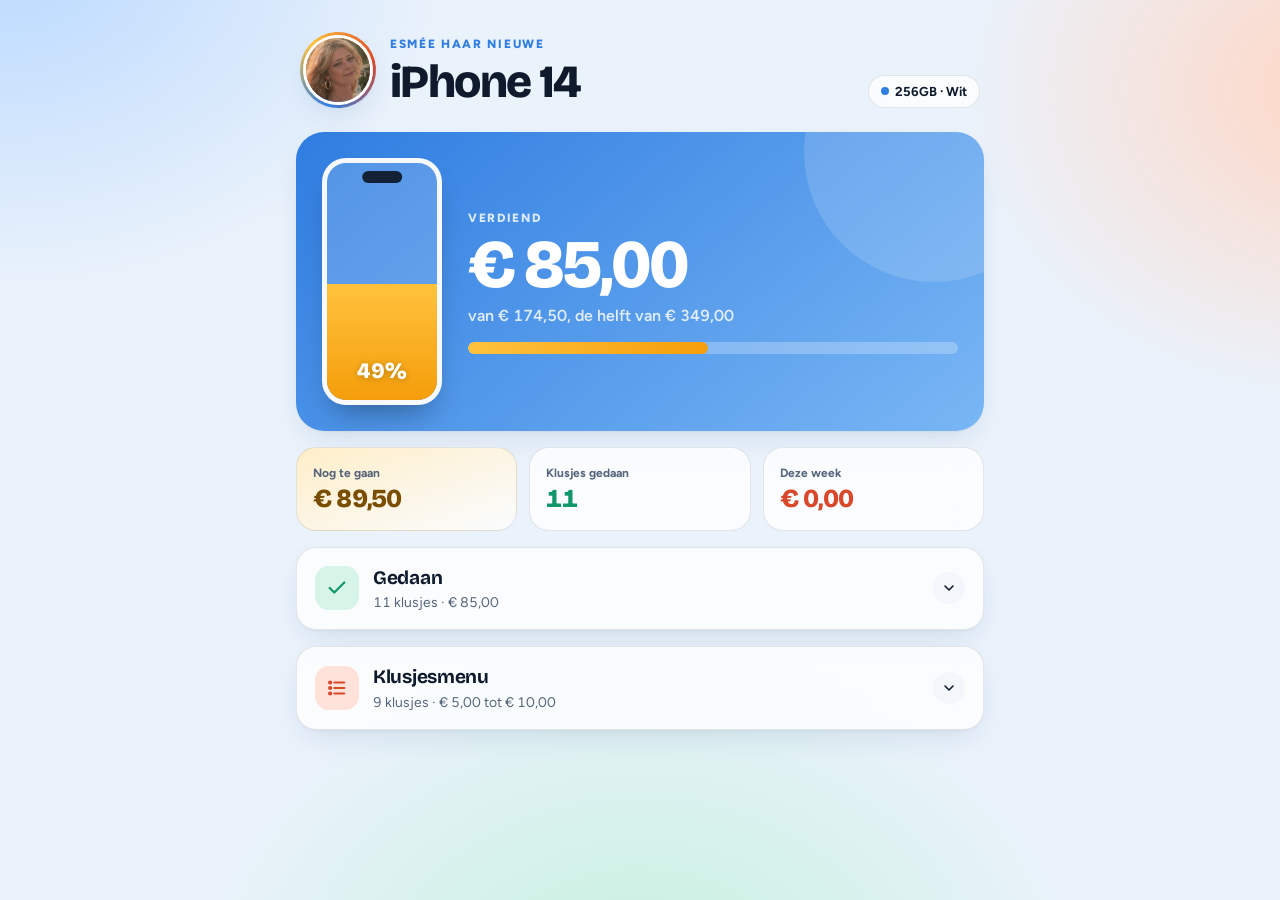
<file: index.html>
<!doctype html>
<html lang="nl">
<head>
<meta charset="utf-8">
<meta name="viewport" content="width=device-width, initial-scale=1, viewport-fit=cover">
<title>iPhone-spaarpot</title>
<meta name="robots" content="noindex">
<link rel="preconnect" href="https://fonts.googleapis.com">
<link rel="preconnect" href="https://fonts.gstatic.com" crossorigin>
<link rel="stylesheet" href="https://fonts.googleapis.com/css2?family=Bricolage+Grotesque:opsz,wght@12..96,600;12..96,700;12..96,800&family=Figtree:wght@400;600;700;800&display=swap">
<link rel="stylesheet" href="style.css">
</head>
<body>
<main class="wrap" id="app">
  <p class="empty">Spaarpot laden…</p>
</main>
<script src="common.js"></script>
<script>
(function () {
  var S = Spaarpot, app = document.getElementById('app');

  function weekTotal(state) {
    var now = new Date(), day = (now.getDay() + 6) % 7;
    var start = new Date(now.getFullYear(), now.getMonth(), now.getDate() - day);
    var iso = start.getFullYear() + '-' + String(start.getMonth() + 1).padStart(2, '0') + '-' + String(start.getDate()).padStart(2, '0');
    return state.entries.filter(function (e) { return e.date >= iso; }).reduce(function (s, e) { return s + e.cents; }, 0);
  }

  function render(state) {
    var t = S.total(state), goal = state.goal.target, left = Math.max(0, goal - t);
    var pct = Math.min(100, Math.round((t / goal) * 100));
    var done = S.sorted(state);
    var min = Math.min.apply(null, state.chores.map(function (c) { return c.cents; }));
    var max = Math.max.apply(null, state.chores.map(function (c) { return c.cents; }));
    var h = '';

    h += '<header class="top"><div class="who"><span class="avatar"><img src="esmee.png" alt="Esmée" width="76" height="76"></span>' +
      '<div><p class="eyebrow">Esmée haar nieuwe</p><h1>' + S.esc(state.goal.name) + '</h1></div></div>' +
      '<span class="chip"><span class="dot"></span>' + S.esc(state.goal.spec) + '</span></header>';

    h += '<section class="hero" aria-label="Voortgang">' +
      '<div class="phone" style="--fill:0%" aria-hidden="true"><div class="phone-fill"></div><div class="island"></div><span class="phone-pct num">' + pct + '%</span></div>' +
      '<div class="tally"><p class="label">Verdiend</p><p class="big num">' + S.euro(t) + '</p>' +
      '<p class="of num">van ' + S.euro(goal) + ', de helft van ' + S.euro(state.goal.price) + '</p>' +
      '<div class="bar" role="progressbar" aria-label="Voortgang naar je doel" aria-valuemin="0" aria-valuemax="100" aria-valuenow="' + pct + '"><span style="width:0%"></span></div>' +
      (left > 0 ? '' : '<p class="reached">Doel gehaald! De helft van je iPhone is binnen.</p>') +
      '</div></section>';

    h += '<section class="tiles">' +
      '<div class="tile sun"><span class="k">Nog te gaan</span><span class="v num">' + S.euro(left) + '</span></div>' +
      '<div class="tile mint"><span class="k">Klusjes gedaan</span><span class="v num">' + done.length + '</span></div>' +
      '<div class="tile coral"><span class="k">Deze week</span><span class="v num">' + S.euro(weekTotal(state)) + '</span></div>' +
      '</section>';

    h += '<details class="panel"><summary>' +
      '<span class="badge mint">' + S.icons.check + '</span>' +
      '<span class="s-text"><h2>Gedaan</h2><span class="num">' + (done.length ? done.length + (done.length === 1 ? ' klusje' : ' klusjes') + ' · ' + S.euro(t) : 'Nog niks, tijd om te beginnen') + '</span></span>' +
      '<span class="chev">' + S.icons.chev + '</span></summary><div class="panel-body">';
    h += done.length
      ? '<ol class="rows">' + done.map(function (e) {
          return '<li><span class="what">' + S.esc(e.name) + '</span><span class="pill mint">+' + S.euro(e.cents) + '</span><span class="sub">' + S.esc(S.dayLabel(e.date)) + '</span></li>';
        }).join('') + '</ol>'
      : '<p class="empty">Nog niks verdiend. Open het klusjesmenu en kies er een uit.</p>';
    h += '</div></details>';

    h += '<details class="panel"><summary>' +
      '<span class="badge coral">' + S.icons.list + '</span>' +
      '<span class="s-text"><h2>Klusjesmenu</h2><span class="num">' + (!state.chores.length ? 'Nog leeg' :
        state.chores.length === 1 ? '1 klusje · ' + S.euro(min) :
        state.chores.length + ' klusjes · ' + (min === max ? S.euro(min) : S.euro(min) + ' tot ' + S.euro(max))) + '</span></span>' +
      '<span class="chev">' + S.icons.chev + '</span></summary><div class="panel-body"><ul class="rows">' +
      state.chores.map(function (c) {
        var times = left > 0 ? Math.ceil(left / c.cents) : 0;
        return '<li><span class="what">' + S.esc(c.name) + '</span><span class="pill coral">' + S.euro(c.cents) + '</span>' +
          '<span class="sub num">' + (times ? 'Alleen dit klusje? Dan nog ' + times + '× tot je doel' : 'Doel al gehaald') + '</span></li>';
      }).join('') + '</ul></div></details>';

    app.innerHTML = h;
    // vullen met een kleine animatie
    requestAnimationFrame(function () {
      requestAnimationFrame(function () {
        app.querySelector('.phone').style.setProperty('--fill', pct + '%');
        app.querySelector('.bar span').style.width = pct + '%';
      });
    });
  }

  fetch('data.json?t=' + Date.now(), { cache: 'no-store' })
    .then(function (r) { if (!r.ok) throw new Error(r.status); return r.json(); })
    .then(render)
    .catch(function () {
      app.innerHTML = '<p class="empty">De spaarpot kon niet geladen worden. Ververs de pagina over een paar tellen.</p>';
    });
})();
</script>
</body>
</html>
</file>
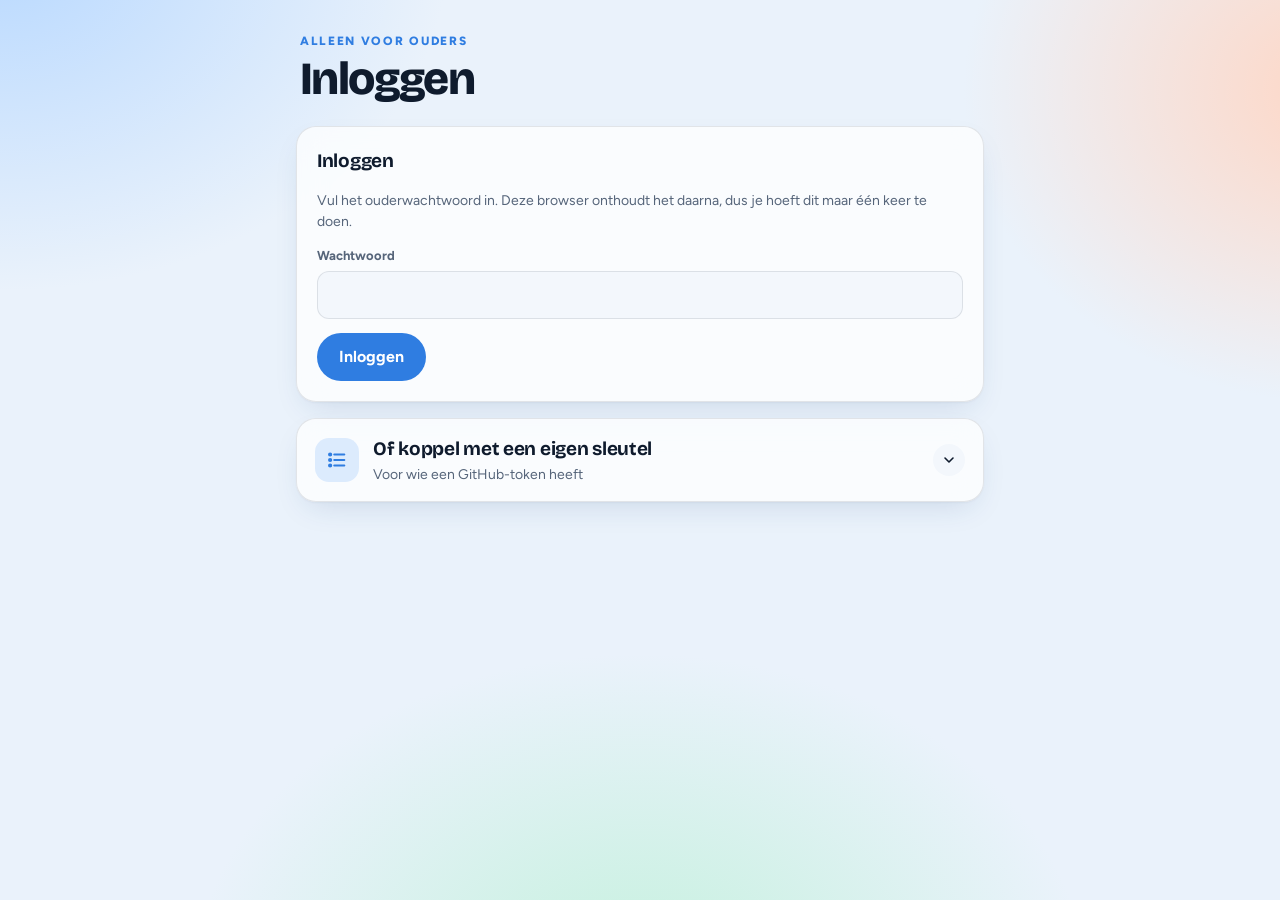
<file: invoer.html>
<!doctype html>
<html lang="nl">
<head>
<meta charset="utf-8">
<meta name="viewport" content="width=device-width, initial-scale=1, viewport-fit=cover">
<title>Spaarpot invoeren</title>
<meta name="robots" content="noindex">
<link rel="preconnect" href="https://fonts.googleapis.com">
<link rel="preconnect" href="https://fonts.gstatic.com" crossorigin>
<link rel="stylesheet" href="https://fonts.googleapis.com/css2?family=Bricolage+Grotesque:opsz,wght@12..96,600;12..96,700;12..96,800&family=Figtree:wght@400;600;700;800&display=swap">
<link rel="stylesheet" href="style.css">
</head>
<body>
<main class="wrap" id="app">
  <p class="empty">Laden…</p>
</main>
<script src="common.js"></script>
<script>
(function () {
  var S = Spaarpot, app = document.getElementById('app');
  var KEY = 'spaarpot-github';
  var DATA_PATH = 'data.json';

  // Repo-gegevens: afgeleid van het github.io-adres, of handmatig ingevuld bij het koppelen.
  function guessRepo() {
    var host = location.hostname, m = host.match(/^([^.]+)\.github\.io$/i);
    if (!m) return { owner: '', repo: '' };
    var first = location.pathname.split('/')[1] || '';
    return { owner: m[1], repo: first && !/\.html?$/.test(first) ? first : host };
  }
  function loadCfg() {
    try { var c = JSON.parse(localStorage.getItem(KEY) || 'null'); if (c && c.token) return c; } catch (e) {}
    return null;
  }
  function saveCfg(c) { try { localStorage.setItem(KEY, JSON.stringify(c)); return true; } catch (e) { return false; } }
  function clearCfg() { try { localStorage.removeItem(KEY); } catch (e) {} }

  var cfg = loadCfg(), state = null, sha = null, busy = false, flash = null;
  var editingId = null, listOpen = false, choreEdit = null, menuOpen = false;
  var accessSha, accessOpen = false; // accessSha: undefined = onbekend, null = geen wachtwoord, anders sha van toegang.json

  function today() {
    var d = new Date();
    return d.getFullYear() + '-' + String(d.getMonth() + 1).padStart(2, '0') + '-' + String(d.getDate()).padStart(2, '0');
  }
  function parseEuro(v) {
    var n = parseFloat(String(v).replace(/\s|€/g, '').replace(',', '.'));
    return isFinite(n) ? Math.round(n * 100) : NaN;
  }
  function centsInput(c) { return (c / 100).toFixed(2).replace('.', ','); }
  function b64decode(b64) {
    var bin = atob(b64.replace(/\s/g, ''));
    return new TextDecoder().decode(Uint8Array.from(bin, function (ch) { return ch.charCodeAt(0); }));
  }
  function b64encode(str) {
    var bytes = new TextEncoder().encode(str), bin = '';
    bytes.forEach(function (b) { bin += String.fromCharCode(b); });
    return btoa(bin);
  }

  /* ---------- GitHub ---------- */
  function api(method, body, path) {
    var url = 'https://api.github.com/repos/' + encodeURIComponent(cfg.owner) + '/' + encodeURIComponent(cfg.repo) +
      '/contents/' + (path || DATA_PATH) + (method === 'GET' ? '?ref=' + encodeURIComponent(cfg.branch) + '&t=' + Date.now() : '');
    return fetch(url, {
      method: method,
      cache: 'no-store',
      headers: { 'Authorization': 'Bearer ' + cfg.token, 'Accept': 'application/vnd.github+json', 'X-GitHub-Api-Version': '2022-11-28' },
      body: body ? JSON.stringify(body) : undefined
    }).then(function (r) {
      return r.json().catch(function () { return {}; }).then(function (j) {
        if (!r.ok) { var e = new Error(j.message || r.status); e.status = r.status; throw e; }
        return j;
      });
    });
  }
  function explain(e) {
    if (e.status === 401) return 'GitHub accepteert de sleutel niet (verlopen of ingetrokken). Ontkoppel en koppel opnieuw met een nieuwe sleutel.';
    if (e.status === 403) return 'De sleutel mag niet schrijven in deze repo. Geef hem “Contents: Read and write” op deze repo.';
    if (e.status === 404) return 'Repo of data.json niet gevonden. Klopt de naam van de repo, en heeft de sleutel toegang tot deze repo?';
    if (e.status === 409 || e.status === 422) return 'Iemand anders heeft net iets opgeslagen. De nieuwste stand is geladen; probeer het nog een keer.';
    return 'Opslaan of laden is niet gelukt (' + (e.message || 'onbekende fout') + '). Controleer je internet en probeer het opnieuw.';
  }
  function load() {
    return api('GET').then(function (j) { sha = j.sha; state = JSON.parse(b64decode(j.content)); });
  }
  function commit(next, message, okMsg, errEl, btn) {
    busy = true;
    if (btn) { btn.disabled = true; btn.dataset.label = btn.textContent; btn.textContent = 'Opslaan…'; }
    api('PUT', { message: message, content: b64encode(JSON.stringify(next, null, 2) + '\n'), sha: sha, branch: cfg.branch })
      .then(function (j) {
        sha = j.content.sha; state = next; busy = false; editingId = null; choreEdit = null;
        flash = { kind: 'ok', text: okMsg + ' Over ongeveer een minuut staat het ook op de spaarpot.' };
        render();
      }, function (e) {
        busy = false;
        if (btn) { btn.disabled = false; btn.textContent = btn.dataset.label; }
        var text = explain(e);
        if (e.status === 409 || e.status === 422) { load().then(function () { flash = { kind: 'err', text: text }; render(); }); return; }
        if (errEl) { errEl.textContent = text; errEl.hidden = false; } else { flash = { kind: 'err', text: text }; render(); }
      });
  }

  /* ---------- wachtwoord-toegang ----------
     De sleutel wordt in de browser versleuteld met een wachtwoord (PBKDF2 + AES-GCM)
     en als toegang.json in de repo gezet. Alleen wie het wachtwoord kent, kan hem ontsleutelen. */
  var ACCESS_PATH = 'toegang.json', ITER = 600000;
  var accessFile = null; // de publieke toegang.json, als die bestaat

  function bytesToB64(bytes) { var s = ''; bytes.forEach(function (b) { s += String.fromCharCode(b); }); return btoa(s); }
  function b64ToBytes(b64) { return Uint8Array.from(atob(b64), function (ch) { return ch.charCodeAt(0); }); }
  function deriveKey(password, salt, iter) {
    return crypto.subtle.importKey('raw', new TextEncoder().encode(password), 'PBKDF2', false, ['deriveKey']).then(function (base) {
      return crypto.subtle.deriveKey({ name: 'PBKDF2', salt: salt, iterations: iter, hash: 'SHA-256' }, base,
        { name: 'AES-GCM', length: 256 }, false, ['encrypt', 'decrypt']);
    });
  }
  function sealAccess(password, secret) {
    var salt = crypto.getRandomValues(new Uint8Array(16)), iv = crypto.getRandomValues(new Uint8Array(12));
    return deriveKey(password, salt, ITER).then(function (key) {
      return crypto.subtle.encrypt({ name: 'AES-GCM', iv: iv }, key, new TextEncoder().encode(JSON.stringify(secret)));
    }).then(function (ct) {
      return { v: 1, kdf: 'PBKDF2-SHA256', iter: ITER, salt: bytesToB64(salt), iv: bytesToB64(iv), data: bytesToB64(new Uint8Array(ct)) };
    });
  }
  function openAccess(password, f) {
    return deriveKey(password, b64ToBytes(f.salt), f.iter).then(function (key) {
      return crypto.subtle.decrypt({ name: 'AES-GCM', iv: b64ToBytes(f.iv) }, key, b64ToBytes(f.data));
    }).then(function (pt) { return JSON.parse(new TextDecoder().decode(pt)); });
  }
  function fetchAccessFile() {
    return fetch(ACCESS_PATH + '?t=' + Date.now(), { cache: 'no-store' })
      .then(function (r) { return r.ok ? r.json() : null; })
      .then(function (j) { accessFile = j && j.data ? j : null; return accessFile; }, function () { accessFile = null; return null; });
  }

  /* ---------- schermen ---------- */
  function header(title, sub) {
    return '<header class="top"><div><p class="eyebrow">Alleen voor ouders</p><h1>' + title + '</h1></div>' +
      (sub ? '<span class="chip num"><span class="dot"></span>' + sub + '</span>' : '') + '</header>';
  }

  function connectView(errText) {
    var g = guessRepo(), c = cfg || {};
    var pw = accessFile
      ? '<form class="card" id="p-form" novalidate>' +
          '<h2>Inloggen</h2>' +
          '<p class="help">Vul het ouderwachtwoord in. Deze browser onthoudt het daarna, dus je hoeft dit maar één keer te doen.</p>' +
          '<div class="field"><label for="p-pass">Wachtwoord</label><input id="p-pass" type="password" autocomplete="current-password"></div>' +
          '<div class="actions"><button class="btn" type="submit" id="p-submit">Inloggen</button></div>' +
          '<p class="msg err" id="p-err"' + (errText ? '' : ' hidden') + '>' + S.esc(errText || '') + '</p>' +
        '</form>'
      : '';
    app.innerHTML = header(accessFile ? 'Inloggen' : 'Koppelen', '') + pw +
      (accessFile ? '<details class="panel"><summary><span class="badge blue">' + S.icons.list + '</span>' +
        '<span class="s-text"><h2>Of koppel met een eigen sleutel</h2><span>Voor wie een GitHub-token heeft</span></span>' +
        '<span class="chev">' + S.icons.chev + '</span></summary><div class="panel-body">' : '') +
      '<form class="card" id="c-form" novalidate' + (accessFile ? ' style="box-shadow:none"' : '') + '>' +
        '<h2>Koppel deze browser aan GitHub</h2>' +
        '<p class="help">Opslaan gebeurt rechtstreeks in de repo op GitHub. Daarvoor is een sleutel nodig die alleen in déze browser bewaard wordt. Wie de sleutel niet heeft, kan niets wijzigen.</p>' +
        '<ol class="help" style="margin:0;padding-left:20px">' +
          '<li>Open <a href="https://github.com/settings/personal-access-tokens/new" target="_blank" rel="noopener">GitHub → nieuwe fine-grained token</a>.</li>' +
          '<li>Kies bij <em>Repository access</em> alleen de repo van de spaarpot.</li>' +
          '<li>Zet bij <em>Permissions → Contents</em> “Read and write”.</li>' +
          '<li>Maak de token aan en plak hem hieronder.</li>' +
        '</ol>' +
        '<div class="grid2">' +
          '<div class="field"><label for="c-owner">GitHub-account</label><input id="c-owner" autocomplete="off" value="' + S.esc(c.owner || g.owner) + '"></div>' +
          '<div class="field"><label for="c-repo">Repo</label><input id="c-repo" autocomplete="off" value="' + S.esc(c.repo || g.repo) + '"></div>' +
        '</div>' +
        '<div class="field"><label for="c-token">Sleutel (token)</label><input id="c-token" type="password" autocomplete="off" placeholder="github_pat_…"></div>' +
        '<div class="actions"><button class="btn" type="submit" id="c-submit">Koppelen</button></div>' +
        '<p class="msg err" id="c-err"' + (errText && !accessFile ? '' : ' hidden') + '>' + S.esc(errText || '') + '</p>' +
      '</form>' + (accessFile ? '</div></details>' : '');

    var pForm = document.getElementById('p-form');
    if (pForm) pForm.addEventListener('submit', function (ev) {
      ev.preventDefault();
      var err = document.getElementById('p-err'), btn = document.getElementById('p-submit');
      var pass = document.getElementById('p-pass').value;
      if (!pass) { err.textContent = 'Vul het wachtwoord in.'; err.hidden = false; return; }
      btn.disabled = true; btn.textContent = 'Controleren…'; err.hidden = true;
      openAccess(pass, accessFile).then(function (secret) {
        cfg = { owner: secret.owner, repo: secret.repo, token: secret.token, branch: secret.branch || 'main' };
        return load().then(function () {
          if (!saveCfg(cfg)) flash = { kind: 'info', text: 'Ingelogd, maar deze browser bewaart het niet. Na verversen moet je opnieuw inloggen.' };
          render();
        }, function (e) {
          cfg = null;
          btn.disabled = false; btn.textContent = 'Inloggen';
          err.textContent = e.status === 401 ? 'Het wachtwoord klopt, maar de sleutel erachter is verlopen. Vraag degene die het wachtwoord instelde om een nieuwe.' : explain(e);
          err.hidden = false;
        });
      }, function () {
        btn.disabled = false; btn.textContent = 'Inloggen';
        err.textContent = 'Dat wachtwoord klopt niet.'; err.hidden = false;
      });
    });

    document.getElementById('c-form').addEventListener('submit', function (ev) {
      ev.preventDefault();
      var err = document.getElementById('c-err'), btn = document.getElementById('c-submit');
      var next = {
        owner: document.getElementById('c-owner').value.trim(),
        repo: document.getElementById('c-repo').value.trim(),
        token: document.getElementById('c-token').value.trim(),
        branch: 'main'
      };
      if (!next.owner || !next.repo || !next.token) { err.textContent = 'Vul account, repo en sleutel in.'; err.hidden = false; return; }
      btn.disabled = true; btn.textContent = 'Controleren…';
      cfg = next;
      load().then(function () {
        if (!saveCfg(cfg)) flash = { kind: 'info', text: 'Gekoppeld, maar deze browser bewaart de sleutel niet. Na verversen moet je opnieuw koppelen.' };
        render();
      }, function (e) {
        cfg = null;
        btn.disabled = false; btn.textContent = 'Koppelen';
        err.textContent = explain(e); err.hidden = false;
      });
    });
  }

  function mainView() {
    var list = S.sorted(state), h = '';
    h += header('Klusje invoeren', S.euro(S.total(state)) + ' van ' + S.euro(state.goal.target));
    if (flash) { h += '<p class="msg ' + flash.kind + '" role="status">' + S.esc(flash.text) + '</p>'; flash = null; }

    h += '<form class="card" id="f-form" novalidate><h2>Nieuw klusje</h2>' +
      '<div class="grid2">' +
        '<div class="field"><label for="f-date">Datum</label><input type="date" id="f-date" value="' + today() + '"></div>' +
        '<div class="field"><label for="f-amount">Bedrag</label><div class="money"><span>€</span><input type="text" inputmode="decimal" id="f-amount" value="' + (state.chores.length ? centsInput(state.chores[0].cents) : '') + '"></div></div>' +
      '</div>' +
      '<div class="field"><label for="f-chore">Klusje</label><select id="f-chore">' +
        state.chores.map(function (c) { return '<option value="' + S.esc(c.id) + '">' + S.esc(c.name) + ' (' + S.euro(c.cents) + ')</option>'; }).join('') +
        '<option value="__anders">Iets anders…</option></select></div>' +
      '<div class="field" id="f-other-wrap" hidden><label for="f-other">Omschrijving</label><input type="text" id="f-other" maxlength="80" placeholder="Bijv. boodschappen gedaan"></div>' +
      '<p class="note" id="f-note">Standaardbedrag voor dit klusje.</p>' +
      '<div class="actions"><button class="btn" type="submit" id="f-submit">Opslaan</button></div>' +
      '<p class="msg err" id="f-err" hidden></p></form>';

    h += '<details class="panel" id="list-panel"' + (listOpen ? ' open' : '') + '><summary><span class="badge mint">' + S.icons.check + '</span>' +
      '<span class="s-text"><h2>Ingevoerd</h2><span class="num">' + list.length + (list.length === 1 ? ' klusje' : ' klusjes') + '</span></span>' +
      '<span class="chev">' + S.icons.chev + '</span></summary><div class="panel-body">' +
      (list.length ? '<ol class="rows admin">' + list.map(function (e) {
        if (e.id === editingId) {
          return '<li class="editing"><form class="edit-form" data-edit-form="' + S.esc(e.id) + '" novalidate>' +
            '<div class="field"><label for="e-name">Klusje</label><input id="e-name" maxlength="80" value="' + S.esc(e.name) + '"></div>' +
            '<div class="grid2">' +
              '<div class="field"><label for="e-date">Datum</label><input type="date" id="e-date" value="' + S.esc(e.date) + '"></div>' +
              '<div class="field"><label for="e-amount">Bedrag</label><div class="money"><span>€</span><input type="text" inputmode="decimal" id="e-amount" value="' + centsInput(e.cents) + '"></div></div>' +
            '</div>' +
            '<div class="actions"><button class="btn" type="submit" id="e-submit">Wijziging opslaan</button>' +
            '<button class="btn quiet" type="button" data-cancel>Annuleren</button>' +
            '<button class="del" type="button" data-del="' + S.esc(e.id) + '">Verwijderen</button></div>' +
            '<p class="msg err" id="e-err" hidden></p></form></li>';
        }
        return '<li><span class="what">' + S.esc(e.name) + '</span><span class="pill mint">' + S.euro(e.cents) + '</span>' +
          '<button class="del" type="button" data-edit="' + S.esc(e.id) + '">Wijzigen</button>' +
          '<span class="sub">' + S.esc(S.dayLabel(e.date)) + '</span></li>';
      }).join('') + '</ol>' : '<p class="empty">Nog niets ingevoerd.</p>') +
      '</div></details>';

    function choreForm(c) {
      var isNew = !c;
      return '<li class="editing"><form class="edit-form" data-chore-form="' + (isNew ? '__new' : S.esc(c.id)) + '" novalidate>' +
        '<div class="grid2">' +
          '<div class="field"><label for="m-name">Klusje</label><input id="m-name" maxlength="80" placeholder="Bijv. vaatwasser uitruimen" value="' + (isNew ? '' : S.esc(c.name)) + '"></div>' +
          '<div class="field"><label for="m-amount">Bedrag</label><div class="money"><span>€</span><input type="text" inputmode="decimal" id="m-amount" placeholder="2,50" value="' + (isNew ? '' : centsInput(c.cents)) + '"></div></div>' +
        '</div>' +
        '<div class="actions"><button class="btn" type="submit" id="m-submit">' + (isNew ? 'Toevoegen' : 'Wijziging opslaan') + '</button>' +
        '<button class="btn quiet" type="button" data-cancel>Annuleren</button>' +
        (isNew ? '' : '<button class="del" type="button" data-chore-del="' + S.esc(c.id) + '">Verwijderen</button>') + '</div>' +
        '<p class="msg err" id="m-err" hidden></p></form></li>';
    }
    h += '<details class="panel" id="menu-panel"' + (menuOpen ? ' open' : '') + '><summary><span class="badge coral">' + S.icons.list + '</span>' +
      '<span class="s-text"><h2>Klusjesmenu</h2><span class="num">' + state.chores.length + (state.chores.length === 1 ? ' klusje' : ' klusjes') + ' op het menu</span></span>' +
      '<span class="chev">' + S.icons.chev + '</span></summary><div class="panel-body"><ul class="rows admin">' +
      state.chores.map(function (c) {
        if (c.id === choreEdit) return choreForm(c);
        return '<li><span class="what">' + S.esc(c.name) + '</span><span class="pill coral">' + S.euro(c.cents) + '</span>' +
          '<button class="del" type="button" data-chore-edit="' + S.esc(c.id) + '">Wijzigen</button></li>';
      }).join('') +
      (choreEdit === '__new' ? choreForm(null) : '') + '</ul>' +
      (choreEdit === '__new' ? '' : '<div class="actions" style="padding:10px 4px 2px"><button class="btn quiet" type="button" data-chore-edit="__new">+ Klusje toevoegen</button></div>') +
      '</div></details>';

    h += '<details class="panel"><summary><span class="badge blue">' + S.icons.list + '</span>' +
      '<span class="s-text"><h2>Doelbedrag</h2><span class="num">' + S.euro(state.goal.target) + ' van ' + S.euro(state.goal.price) + '</span></span>' +
      '<span class="chev">' + S.icons.chev + '</span></summary><div class="panel-body">' +
      '<form class="card" id="g-form" novalidate style="box-shadow:none">' +
        '<div class="grid2"><div class="field"><label for="g-price">Prijs iPhone</label><div class="money"><span>€</span><input type="text" inputmode="decimal" id="g-price" value="' + centsInput(state.goal.price) + '"></div></div>' +
        '<div class="field"><label for="g-target">Deel dat zij verdient</label><div class="money"><span>€</span><input type="text" inputmode="decimal" id="g-target" value="' + centsInput(state.goal.target) + '"></div></div></div>' +
        '<div class="actions"><button class="btn quiet" type="submit" id="g-submit">Doel bijwerken</button></div>' +
        '<p class="msg err" id="g-err" hidden></p></form></div></details>';

    var accStatus = accessSha === undefined ? 'Controleren…' : accessSha ? 'Wachtwoord is ingesteld' : 'Nog geen wachtwoord';
    h += '<details class="panel" id="access-panel"' + (accessOpen ? ' open' : '') + '><summary><span class="badge mint">' + S.icons.check + '</span>' +
      '<span class="s-text"><h2>Toegang voor andere ouders</h2><span>' + accStatus + '</span></span>' +
      '<span class="chev">' + S.icons.chev + '</span></summary><div class="panel-body">' +
      '<form class="card" id="a-form" novalidate style="box-shadow:none">' +
        '<p class="help">Met een ouderwachtwoord kan iemand anders (bijvoorbeeld Esmée’s moeder) inloggen op deze pagina zonder eigen GitHub-sleutel.</p>' +
        '<div class="grid2">' +
          '<div class="field"><label for="a-pass">' + (accessSha ? 'Nieuw wachtwoord' : 'Wachtwoord') + '</label><input id="a-pass" type="password" autocomplete="new-password"></div>' +
          '<div class="field"><label for="a-pass2">Nog een keer</label><input id="a-pass2" type="password" autocomplete="new-password"></div>' +
        '</div>' +
        '<div class="actions"><button class="btn quiet" type="submit" id="a-submit">' + (accessSha ? 'Wachtwoord wijzigen' : 'Wachtwoord instellen') + '</button>' +
        (accessSha ? '<button class="del" type="button" id="a-revoke">Wachtwoord intrekken</button>' : '') + '</div>' +
        '<p class="msg err" id="a-err" hidden></p></form></div></details>';

    h += '<p class="foot">Gekoppeld aan ' + S.esc(cfg.owner + '/' + cfg.repo) + ' · <a href="#" id="unlink" style="color:inherit">ontkoppelen</a> · <a href="./" style="color:inherit">naar de spaarpot</a></p>';
    app.innerHTML = h;
    wire();
    if (accessSha === undefined) {
      api('GET', null, ACCESS_PATH).then(function (j) { accessSha = j.sha; }, function (e) { accessSha = e.status === 404 ? null : undefined; })
        .then(function () { if (accessSha !== undefined && cfg && state && !busy) render(); });
    }
  }

  function wire() {
    var sel = document.getElementById('f-chore'), amt = document.getElementById('f-amount');
    var note = document.getElementById('f-note'), otherWrap = document.getElementById('f-other-wrap');
    function chore() { return state.chores.filter(function (c) { return c.id === sel.value; })[0]; }
    function updateNote() {
      var c = chore(), v = parseEuro(amt.value);
      if (!c) { note.textContent = 'Vul zelf een omschrijving en bedrag in.'; note.className = 'note'; return; }
      if (v === c.cents) { note.textContent = 'Standaardbedrag voor dit klusje.'; note.className = 'note'; }
      else { note.textContent = 'Aangepast: standaard is dit ' + S.euro(c.cents) + '.'; note.className = 'note changed'; }
    }
    sel.addEventListener('change', function () {
      var c = chore();
      otherWrap.hidden = !!c;
      if (c) amt.value = centsInput(c.cents); else { amt.value = ''; document.getElementById('f-other').focus(); }
      updateNote();
    });
    amt.addEventListener('input', updateNote);

    document.getElementById('f-form').addEventListener('submit', function (ev) {
      ev.preventDefault();
      if (busy) return;
      var err = document.getElementById('f-err'), date = document.getElementById('f-date').value, c = chore();
      var name = c ? c.name : document.getElementById('f-other').value.trim(), cents = parseEuro(amt.value);
      var problem = !date ? 'Kies een datum.' : !name ? 'Schrijf op wat ze gedaan heeft.' :
        !(cents > 0) ? 'Vul een bedrag in, bijvoorbeeld 5,00.' : cents > 100000 ? 'Dat bedrag is wel erg hoog. Klopt het?' : '';
      if (problem) { err.textContent = problem; err.hidden = false; return; }
      err.hidden = true;
      var next = JSON.parse(JSON.stringify(state));
      next.entries.push({ id: 'k' + Date.now().toString(36) + Math.random().toString(36).slice(2, 6), date: date, name: name, cents: cents, chore: c ? c.id : null, added: Date.now() });
      commit(next, 'Klusje: ' + name + ' (' + S.euro(cents) + ')', name + ' (' + S.euro(cents) + ') is opgeslagen.', err, document.getElementById('f-submit'));
    });

    document.getElementById('g-form').addEventListener('submit', function (ev) {
      ev.preventDefault();
      if (busy) return;
      var err = document.getElementById('g-err');
      var price = parseEuro(document.getElementById('g-price').value), target = parseEuro(document.getElementById('g-target').value);
      if (!(price > 0) || !(target > 0)) { err.textContent = 'Vul twee geldige bedragen in, bijvoorbeeld 349,00 en 174,50.'; err.hidden = false; return; }
      err.hidden = true;
      var next = JSON.parse(JSON.stringify(state));
      next.goal.price = price; next.goal.target = target;
      commit(next, 'Doelbedrag: ' + S.euro(target), 'Doelbedrag bijgewerkt naar ' + S.euro(target) + '.', err, document.getElementById('g-submit'));
    });

    document.getElementById('a-form').addEventListener('submit', function (ev) {
      ev.preventDefault();
      if (busy) return;
      var err = document.getElementById('a-err'), btn = document.getElementById('a-submit');
      var p1 = document.getElementById('a-pass').value, p2 = document.getElementById('a-pass2').value;
      var problem = !p1 ? 'Vul een wachtwoord in.' : p1 !== p2 ? 'De twee wachtwoorden zijn niet hetzelfde.' : '';
      if (problem) { err.textContent = problem; err.hidden = false; return; }
      err.hidden = true; busy = true; btn.disabled = true; btn.textContent = 'Versleutelen…';
      sealAccess(p1, { owner: cfg.owner, repo: cfg.repo, token: cfg.token, branch: cfg.branch }).then(function (sealed) {
        btn.textContent = 'Opslaan…';
        var body = { message: 'Ouderwachtwoord ' + (accessSha ? 'gewijzigd' : 'ingesteld'), content: b64encode(JSON.stringify(sealed, null, 2) + '\n'), branch: cfg.branch };
        if (accessSha) body.sha = accessSha;
        return api('PUT', body, ACCESS_PATH);
      }).then(function (j) {
        busy = false; accessSha = j.content.sha; accessOpen = true;
        flash = { kind: 'ok', text: 'Ouderwachtwoord opgeslagen. Over ongeveer een minuut kan iemand anders ermee inloggen op deze pagina.' };
        render();
      }, function (e) {
        busy = false; btn.disabled = false; btn.textContent = accessSha ? 'Wachtwoord wijzigen' : 'Wachtwoord instellen';
        err.textContent = e && e.status ? explain(e) : 'Versleutelen is niet gelukt in deze browser.'; err.hidden = false;
      });
    });

    var revoke = document.getElementById('a-revoke');
    if (revoke) revoke.addEventListener('click', function () {
      if (busy) return;
      if (!revoke.classList.contains('armed')) {
        revoke.classList.add('armed'); revoke.textContent = 'Zeker weten?';
        setTimeout(function () { if (revoke.isConnected && !busy) { revoke.classList.remove('armed'); revoke.textContent = 'Wachtwoord intrekken'; } }, 4000);
        return;
      }
      busy = true; revoke.disabled = true; revoke.textContent = 'Bezig…';
      api('DELETE', { message: 'Ouderwachtwoord ingetrokken', sha: accessSha, branch: cfg.branch }, ACCESS_PATH).then(function () {
        busy = false; accessSha = null; accessOpen = true;
        flash = { kind: 'ok', text: 'Wachtwoord ingetrokken. Wie al ingelogd was, blijft ingelogd tot je de GitHub-sleutel zelf intrekt.' };
        render();
      }, function (e) {
        busy = false;
        var err = document.getElementById('a-err'); err.textContent = explain(e); err.hidden = false;
        revoke.disabled = false; revoke.classList.remove('armed'); revoke.textContent = 'Wachtwoord intrekken';
      });
    });

    document.getElementById('unlink').addEventListener('click', function (ev) {
      ev.preventDefault(); clearCfg(); cfg = null; state = null; accessSha = undefined;
      fetchAccessFile().then(function () { connectView(); });
    });
  }

  app.addEventListener('toggle', function (ev) {
    if (ev.target.id === 'list-panel') listOpen = ev.target.open;
    if (ev.target.id === 'menu-panel') menuOpen = ev.target.open;
    if (ev.target.id === 'access-panel') accessOpen = ev.target.open;
  }, true);

  app.addEventListener('submit', function (ev) {
    var f = ev.target.closest('[data-chore-form]');
    if (!f) return;
    ev.preventDefault();
    if (busy) return;
    var id = f.getAttribute('data-chore-form'), err = document.getElementById('m-err');
    var name = document.getElementById('m-name').value.trim();
    var cents = parseEuro(document.getElementById('m-amount').value);
    var problem = !name ? 'Vul de naam van het klusje in.' :
      !(cents > 0) ? 'Vul een bedrag in, bijvoorbeeld 2,50.' : cents > 100000 ? 'Dat bedrag is wel erg hoog. Klopt het?' : '';
    if (problem) { err.textContent = problem; err.hidden = false; return; }
    var next = JSON.parse(JSON.stringify(state));
    if (id === '__new') {
      next.chores.push({ id: 'm' + Date.now().toString(36) + Math.random().toString(36).slice(2, 5), name: name, cents: cents });
      commit(next, 'Klusjesmenu: ' + name + ' toegevoegd (' + S.euro(cents) + ')', name + ' (' + S.euro(cents) + ') staat nu op het menu.', err, document.getElementById('m-submit'));
    } else {
      var c = next.chores.filter(function (x) { return x.id === id; })[0];
      if (!c || (c.name === name && c.cents === cents)) { choreEdit = null; render(); return; }
      // Doorvoeren in gedane klusjes van dit menu-item. Alleen klusjes met het oude standaardbedrag
      // krijgen het nieuwe bedrag; een bewust afwijkend bedrag (bijv. half gedaan) blijft staan.
      var changed = 0;
      next.entries.forEach(function (e) {
        if (e.chore !== id) return;
        var hit = false;
        if (e.cents === c.cents && cents !== c.cents) { e.cents = cents; hit = true; }
        if (e.name === c.name && name !== c.name) { e.name = name; hit = true; }
        if (hit) changed++;
      });
      c.name = name; c.cents = cents;
      commit(next, 'Klusjesmenu: ' + name + ' gewijzigd (' + S.euro(cents) + ')' + (changed ? ', ' + changed + ' gedane klusjes bijgewerkt' : ''),
        name + ' is aangepast naar ' + S.euro(cents) + '.' + (changed ? ' Ook ' + changed + (changed === 1 ? ' gedaan klusje is' : ' gedane klusjes zijn') + ' bijgewerkt.' : ''),
        err, document.getElementById('m-submit'));
    }
  });

  app.addEventListener('submit', function (ev) {
    var f = ev.target.closest('[data-edit-form]');
    if (!f) return;
    ev.preventDefault();
    if (busy) return;
    var id = f.getAttribute('data-edit-form'), err = document.getElementById('e-err');
    var name = document.getElementById('e-name').value.trim();
    var date = document.getElementById('e-date').value;
    var cents = parseEuro(document.getElementById('e-amount').value);
    var problem = !name ? 'Vul in welk klusje het was.' : !date ? 'Kies een datum.' :
      !(cents > 0) ? 'Vul een bedrag in, bijvoorbeeld 5,00.' : cents > 100000 ? 'Dat bedrag is wel erg hoog. Klopt het?' : '';
    if (problem) { err.textContent = problem; err.hidden = false; return; }
    var next = JSON.parse(JSON.stringify(state));
    var e = next.entries.filter(function (x) { return x.id === id; })[0];
    if (!e) { editingId = null; render(); return; }
    if (e.name === name && e.date === date && e.cents === cents) { editingId = null; render(); return; }
    if (e.name !== name) e.chore = null;
    e.name = name; e.date = date; e.cents = cents;
    commit(next, 'Gewijzigd: ' + name + ' (' + S.euro(cents) + ')', 'Gewijzigd: ' + name + ' (' + S.euro(cents) + ').', err, document.getElementById('e-submit'));
  });

  app.addEventListener('click', function (ev) {
    var ed = ev.target.closest('[data-edit]');
    if (ed && !busy) { editingId = ed.getAttribute('data-edit'); listOpen = true; render(); var n = document.getElementById('e-name'); if (n) n.focus(); return; }
    var ce = ev.target.closest('[data-chore-edit]');
    if (ce && !busy) { choreEdit = ce.getAttribute('data-chore-edit'); menuOpen = true; render(); var m = document.getElementById('m-name'); if (m) m.focus(); return; }
    if (ev.target.closest('[data-cancel]') && !busy) { editingId = null; choreEdit = null; render(); return; }
    var cd = ev.target.closest('[data-chore-del]');
    if (cd && !busy) {
      if (!cd.classList.contains('armed')) {
        cd.classList.add('armed'); cd.textContent = 'Zeker weten?';
        setTimeout(function () { if (cd.isConnected && !busy) { cd.classList.remove('armed'); cd.textContent = 'Verwijderen'; } }, 4000);
        return;
      }
      var cid = cd.getAttribute('data-chore-del');
      var old = state.chores.filter(function (x) { return x.id === cid; })[0];
      var nx = JSON.parse(JSON.stringify(state));
      nx.chores = nx.chores.filter(function (x) { return x.id !== cid; });
      commit(nx, 'Klusjesmenu: ' + (old ? old.name : cid) + ' verwijderd', (old ? old.name : 'Klusje') + ' staat niet meer op het menu. Wat ze er al mee verdiende, blijft staan.', document.getElementById('m-err'), cd);
      return;
    }
    var d = ev.target.closest('[data-del]');
    if (!d || busy) return;
    if (!d.classList.contains('armed')) {
      d.classList.add('armed'); d.textContent = 'Zeker weten?';
      setTimeout(function () { if (d.isConnected && !busy) { d.classList.remove('armed'); d.textContent = 'Verwijderen'; } }, 4000);
      return;
    }
    var id = d.getAttribute('data-del');
    var gone = state.entries.filter(function (e) { return e.id === id; })[0];
    var next = JSON.parse(JSON.stringify(state));
    next.entries = next.entries.filter(function (e) { return e.id !== id; });
    commit(next, 'Verwijderd: ' + (gone ? gone.name : id), 'Verwijderd: ' + (gone ? gone.name : 'klusje') + '.', null, d);
  });

  function render() { if (cfg && state) mainView(); else connectView(); }

  if (cfg) {
    load().then(render, function (e) { fetchAccessFile().then(function () { connectView(explain(e)); }); });
  } else {
    fetchAccessFile().then(function () { connectView(); });
  }
})();
</script>
</body>
</html>
</file>
<file: style.css>
:root{
  --bg:#EAF2FB; --blob-1:#B9D9FF; --blob-2:#FFD6C4; --blob-3:#C4F1DD;
  --surface:rgba(255,255,255,.74); --surface-solid:#FFFFFF; --field:#F3F7FC;
  --ink:#0F1B2D; --muted:#56657A; --line:rgba(15,27,45,.10);
  --blue:#2F7DE1; --blue-soft:#DCEBFD;
  --hero-a:#2F7DE1; --hero-b:#79B6F4; --hero-ink:#FFFFFF; --hero-muted:rgba(255,255,255,.82);
  --sun:#FFC23D; --sun-deep:#F59E0B; --sun-ink:#7A4E00;
  --mint:#10976A; --mint-soft:#D6F4E7;
  --coral:#D9482A; --coral-soft:#FFE3DA;
  --danger:#C2362B; --danger-soft:#FCE3E0;
  --display:"Bricolage Grotesque","Segoe UI",system-ui,sans-serif;
  --body:"Figtree","Segoe UI",system-ui,sans-serif;
  --r-lg:28px; --r-md:20px; --r-sm:12px;
  --shadow:0 1px 2px rgba(15,27,45,.04),0 12px 32px -12px rgba(30,70,130,.18);
}
@media (prefers-color-scheme:dark){
  :root:not([data-theme="light"]){
    color-scheme:dark;
    --bg:#0A111D; --blob-1:#15325A; --blob-2:#3A2320; --blob-3:#10352A;
    --surface:rgba(22,32,48,.72); --surface-solid:#162030; --field:#0F1826;
    --ink:#EAF1FA; --muted:#9DABBE; --line:rgba(255,255,255,.09);
    --blue:#6BAAF6; --blue-soft:#17304F;
    --hero-a:#1D4E8E; --hero-b:#3677C4; --hero-ink:#FFFFFF; --hero-muted:rgba(255,255,255,.78);
    --sun:#FFCC55; --sun-deep:#F5A524; --sun-ink:#FFD98A;
    --mint:#4FD9A2; --mint-soft:#113528;
    --coral:#FF8C70; --coral-soft:#3A1F19;
    --danger:#FF8A7D; --danger-soft:#3A1B18;
    --shadow:0 1px 2px rgba(0,0,0,.3),0 16px 36px -14px rgba(0,0,0,.6);
  }
}
:root[data-theme="dark"]{
  color-scheme:dark;
  --bg:#0A111D; --blob-1:#15325A; --blob-2:#3A2320; --blob-3:#10352A;
  --surface:rgba(22,32,48,.72); --surface-solid:#162030; --field:#0F1826;
  --ink:#EAF1FA; --muted:#9DABBE; --line:rgba(255,255,255,.09);
  --blue:#6BAAF6; --blue-soft:#17304F;
  --hero-a:#1D4E8E; --hero-b:#3677C4; --hero-ink:#FFFFFF; --hero-muted:rgba(255,255,255,.78);
  --sun:#FFCC55; --sun-deep:#F5A524; --sun-ink:#FFD98A;
  --mint:#4FD9A2; --mint-soft:#113528;
  --coral:#FF8C70; --coral-soft:#3A1F19;
  --danger:#FF8A7D; --danger-soft:#3A1B18;
  --shadow:0 1px 2px rgba(0,0,0,.3),0 16px 36px -14px rgba(0,0,0,.6);
}

*{box-sizing:border-box}
[hidden]{display:none!important}
html{background:var(--bg)}
body{
  margin:0;min-height:100vh;color:var(--ink);font-family:var(--body);font-size:16px;line-height:1.5;
  -webkit-font-smoothing:antialiased;
  background:
    radial-gradient(40rem 30rem at 0% -5%, var(--blob-1), transparent 70%),
    radial-gradient(34rem 28rem at 105% 10%, var(--blob-2), transparent 70%),
    radial-gradient(40rem 30rem at 50% 110%, var(--blob-3), transparent 70%),
    var(--bg);
  background-attachment:fixed;
  padding-top:env(safe-area-inset-top,0px);padding-bottom:env(safe-area-inset-bottom,0px);
}
.wrap{max-width:720px;margin:0 auto;padding:28px 16px 72px;display:flex;flex-direction:column;gap:16px}
h1,h2,.big{font-family:var(--display);margin:0;text-wrap:balance}
p{margin:0}
.num{font-variant-numeric:tabular-nums}

/* kop */
.top{display:flex;justify-content:space-between;align-items:flex-end;gap:12px;flex-wrap:wrap;padding:4px 4px 8px}
.top h1{font-size:clamp(32px,7.5vw,46px);font-weight:800;letter-spacing:-.035em;line-height:1}
.who{display:flex;align-items:center;gap:14px;min-width:0}
.avatar{flex:none;width:76px;height:76px;border-radius:50%;padding:3px;background:conic-gradient(from 200deg,var(--blue),var(--sun),var(--coral),var(--blue));box-shadow:var(--shadow);transform:rotate(-4deg)}
.avatar img{display:block;width:100%;height:100%;object-fit:cover;object-position:50% 30%;border-radius:50%;border:3px solid var(--surface-solid)}
@media (max-width:420px){.avatar{width:60px;height:60px}}
.chip{display:inline-flex;align-items:center;gap:6px;font-size:13px;font-weight:700;padding:6px 12px;border-radius:999px;background:var(--surface);border:1px solid var(--line);backdrop-filter:blur(12px);-webkit-backdrop-filter:blur(12px)}
.chip .dot{width:8px;height:8px;border-radius:50%;background:var(--blue)}
.eyebrow{font-size:12px;font-weight:800;letter-spacing:.14em;text-transform:uppercase;color:var(--blue);margin-bottom:6px}

/* hero */
.hero{
  position:relative;overflow:hidden;border-radius:var(--r-lg);padding:26px;
  display:grid;grid-template-columns:auto 1fr;gap:26px;align-items:center;
  background:linear-gradient(140deg,var(--hero-a),var(--hero-b));color:var(--hero-ink);box-shadow:var(--shadow);
}
.hero::after{content:"";position:absolute;width:260px;height:260px;right:-80px;top:-110px;border-radius:50%;background:rgba(255,255,255,.14);pointer-events:none}
.phone{position:relative;width:120px;aspect-ratio:71.5/147;max-width:100%;border-radius:24px;border:5px solid rgba(255,255,255,.95);background:rgba(255,255,255,.16);overflow:hidden;box-shadow:0 18px 30px -12px rgba(0,0,0,.35)}
.phone-fill{position:absolute;left:0;right:0;bottom:0;height:var(--fill,0%);background:linear-gradient(180deg,var(--sun),var(--sun-deep));transition:height 1.4s cubic-bezier(.2,.8,.2,1)}
.island{position:absolute;top:8px;left:50%;transform:translateX(-50%);width:36%;height:12px;border-radius:8px;background:rgba(10,20,35,.9)}
.phone-pct{position:absolute;left:0;right:0;bottom:12px;text-align:center;font-family:var(--display);font-weight:800;font-size:22px;color:#fff;text-shadow:0 1px 6px rgba(0,0,0,.25)}
.tally{position:relative;z-index:1;display:flex;flex-direction:column;gap:6px;min-width:0}
.tally .label{font-size:12px;font-weight:800;letter-spacing:.14em;text-transform:uppercase;color:var(--hero-muted)}
.big{font-size:clamp(44px,12vw,68px);font-weight:800;letter-spacing:-.045em;line-height:.95}
.of{color:var(--hero-muted);font-weight:600}
.bar{height:12px;border-radius:99px;background:rgba(255,255,255,.25);overflow:hidden;margin-top:8px}
.bar span{display:block;height:100%;border-radius:99px;background:linear-gradient(90deg,var(--sun),var(--sun-deep));transition:width 1.4s cubic-bezier(.2,.8,.2,1)}
.reached{margin-top:6px;background:rgba(255,255,255,.2);font-weight:700;padding:8px 12px;border-radius:var(--r-sm)}

/* bento-tegels */
.tiles{display:grid;grid-template-columns:repeat(3,1fr);gap:12px}
.tile{background:var(--surface);border:1px solid var(--line);border-radius:var(--r-md);padding:16px;display:flex;flex-direction:column;gap:2px;backdrop-filter:blur(14px);-webkit-backdrop-filter:blur(14px)}
.tile .k{font-size:12px;font-weight:700;color:var(--muted)}
.tile .v{font-family:var(--display);font-size:26px;font-weight:800;letter-spacing:-.03em;line-height:1.15}
.tile.sun .v{color:var(--sun-ink)} .tile.mint .v{color:var(--mint)} .tile.coral .v{color:var(--coral)}
.tile.sun{background:linear-gradient(160deg,color-mix(in srgb,var(--sun) 28%,var(--surface-solid)),var(--surface))}
@media (max-width:520px){.tiles{grid-template-columns:1fr 1fr}.tiles .tile:first-child{grid-column:1 / -1}}

/* inklapbare panelen */
.panel{background:var(--surface);border:1px solid var(--line);border-radius:var(--r-md);box-shadow:var(--shadow);backdrop-filter:blur(14px);-webkit-backdrop-filter:blur(14px);overflow:hidden}
.panel summary{list-style:none;cursor:pointer;display:grid;grid-template-columns:auto 1fr auto;gap:14px;align-items:center;padding:16px 18px}
.panel summary::-webkit-details-marker{display:none}
.panel summary:focus-visible{outline:2px solid var(--blue);outline-offset:-2px;border-radius:var(--r-md)}
.badge{width:44px;height:44px;border-radius:14px;display:grid;place-items:center}
.badge svg{width:22px;height:22px}
.badge.mint{background:var(--mint-soft);color:var(--mint)}
.badge.coral{background:var(--coral-soft);color:var(--coral)}
.badge.blue{background:var(--blue-soft);color:var(--blue)}
.s-text{display:flex;flex-direction:column;min-width:0}
.s-text h2{font-size:19px;font-weight:700;letter-spacing:-.015em}
.s-text span{font-size:14px;color:var(--muted)}
.chev{width:32px;height:32px;border-radius:50%;display:grid;place-items:center;background:var(--field);transition:transform .25s ease}
.chev svg{width:16px;height:16px}
.panel[open] .chev{transform:rotate(180deg)}
.panel-body{padding:0 10px 10px}

/* rijen */
.rows{list-style:none;margin:0;padding:0;display:flex;flex-direction:column;gap:6px}
.rows li{display:grid;grid-template-columns:1fr auto;gap:2px 14px;align-items:center;padding:12px 14px;border-radius:var(--r-sm);background:var(--surface-solid);border:1px solid var(--line)}
.rows .what{font-weight:600;min-width:0;overflow-wrap:anywhere}
.rows .sub{grid-column:1;font-size:13px;color:var(--muted)}
.pill{grid-row:1 / span 2;grid-column:2;font-family:var(--display);font-weight:700;font-size:16px;font-variant-numeric:tabular-nums;padding:5px 11px;border-radius:999px;white-space:nowrap}
.pill.mint{background:var(--mint-soft);color:var(--mint)}
.pill.coral{background:var(--coral-soft);color:var(--coral)}
.empty{padding:14px;border-radius:var(--r-sm);border:1px dashed var(--line);color:var(--muted);background:var(--surface-solid)}
.foot{color:var(--muted);font-size:13px;text-align:center;padding-top:8px}

/* formulieren (invoerpagina) */
.card{background:var(--surface);border:1px solid var(--line);border-radius:var(--r-md);box-shadow:var(--shadow);backdrop-filter:blur(14px);-webkit-backdrop-filter:blur(14px);padding:20px;display:flex;flex-direction:column;gap:14px}
.card h2{font-size:19px;font-weight:700;letter-spacing:-.015em}
.field{display:flex;flex-direction:column;gap:6px}
.field label{font-size:13px;font-weight:700;color:var(--muted)}
.field input,.field select{font:inherit;color:var(--ink);background:var(--field);border:1px solid var(--line);border-radius:var(--r-sm);padding:11px 12px;width:100%;min-width:0}
.field input:focus-visible,.field select:focus-visible{outline:2px solid var(--blue);outline-offset:1px}
.grid2{display:grid;grid-template-columns:1fr 1fr;gap:14px}
@media (max-width:480px){.grid2{grid-template-columns:1fr}}
.money{position:relative}
.money span{position:absolute;left:12px;top:50%;transform:translateY(-50%);color:var(--muted);font-weight:700;pointer-events:none}
.money input{padding-left:30px;font-variant-numeric:tabular-nums}
.note{font-size:13px;color:var(--muted);min-height:1.2em}
.note.changed{color:var(--coral);font-weight:700}
.help{font-size:14px;color:var(--muted)}
.help a{color:var(--blue);font-weight:700}
.btn{font:inherit;font-weight:700;border:0;border-radius:999px;padding:12px 22px;cursor:pointer;background:var(--blue);color:#fff}
.btn:disabled{opacity:.5;cursor:default}
.btn.quiet{background:var(--field);color:var(--ink);border:1px solid var(--line)}
.btn:focus-visible,.del:focus-visible{outline:2px solid var(--blue);outline-offset:2px}
.actions{display:flex;gap:10px;align-items:center;flex-wrap:wrap}
.msg{font-weight:600;font-size:14px;padding:10px 12px;border-radius:var(--r-sm)}
.msg.ok{background:var(--mint-soft);color:var(--mint)}
.msg.err{background:var(--danger-soft);color:var(--danger)}
.msg.info{background:var(--blue-soft);color:var(--blue)}
.rows.admin li{grid-template-columns:1fr auto auto}
.del{font:inherit;font-size:13px;font-weight:700;grid-row:1 / span 2;grid-column:3;border:1px solid var(--line);background:var(--field);color:var(--muted);border-radius:999px;padding:6px 12px;cursor:pointer}
.rows.admin li.editing{display:block;padding:14px}
.edit-form{display:flex;flex-direction:column;gap:12px}
.edit-form .del{grid-row:auto;grid-column:auto;margin-left:auto}
.del.armed{background:var(--danger-soft);color:var(--danger);border-color:var(--danger)}

@media (max-width:420px){
  .hero{gap:16px;padding:18px}
  .phone{width:94px;border-width:4px;border-radius:19px}
  .phone-pct{font-size:17px}
}
@media (prefers-reduced-motion:reduce){.phone-fill,.bar span,.chev{transition:none}}
</file>
